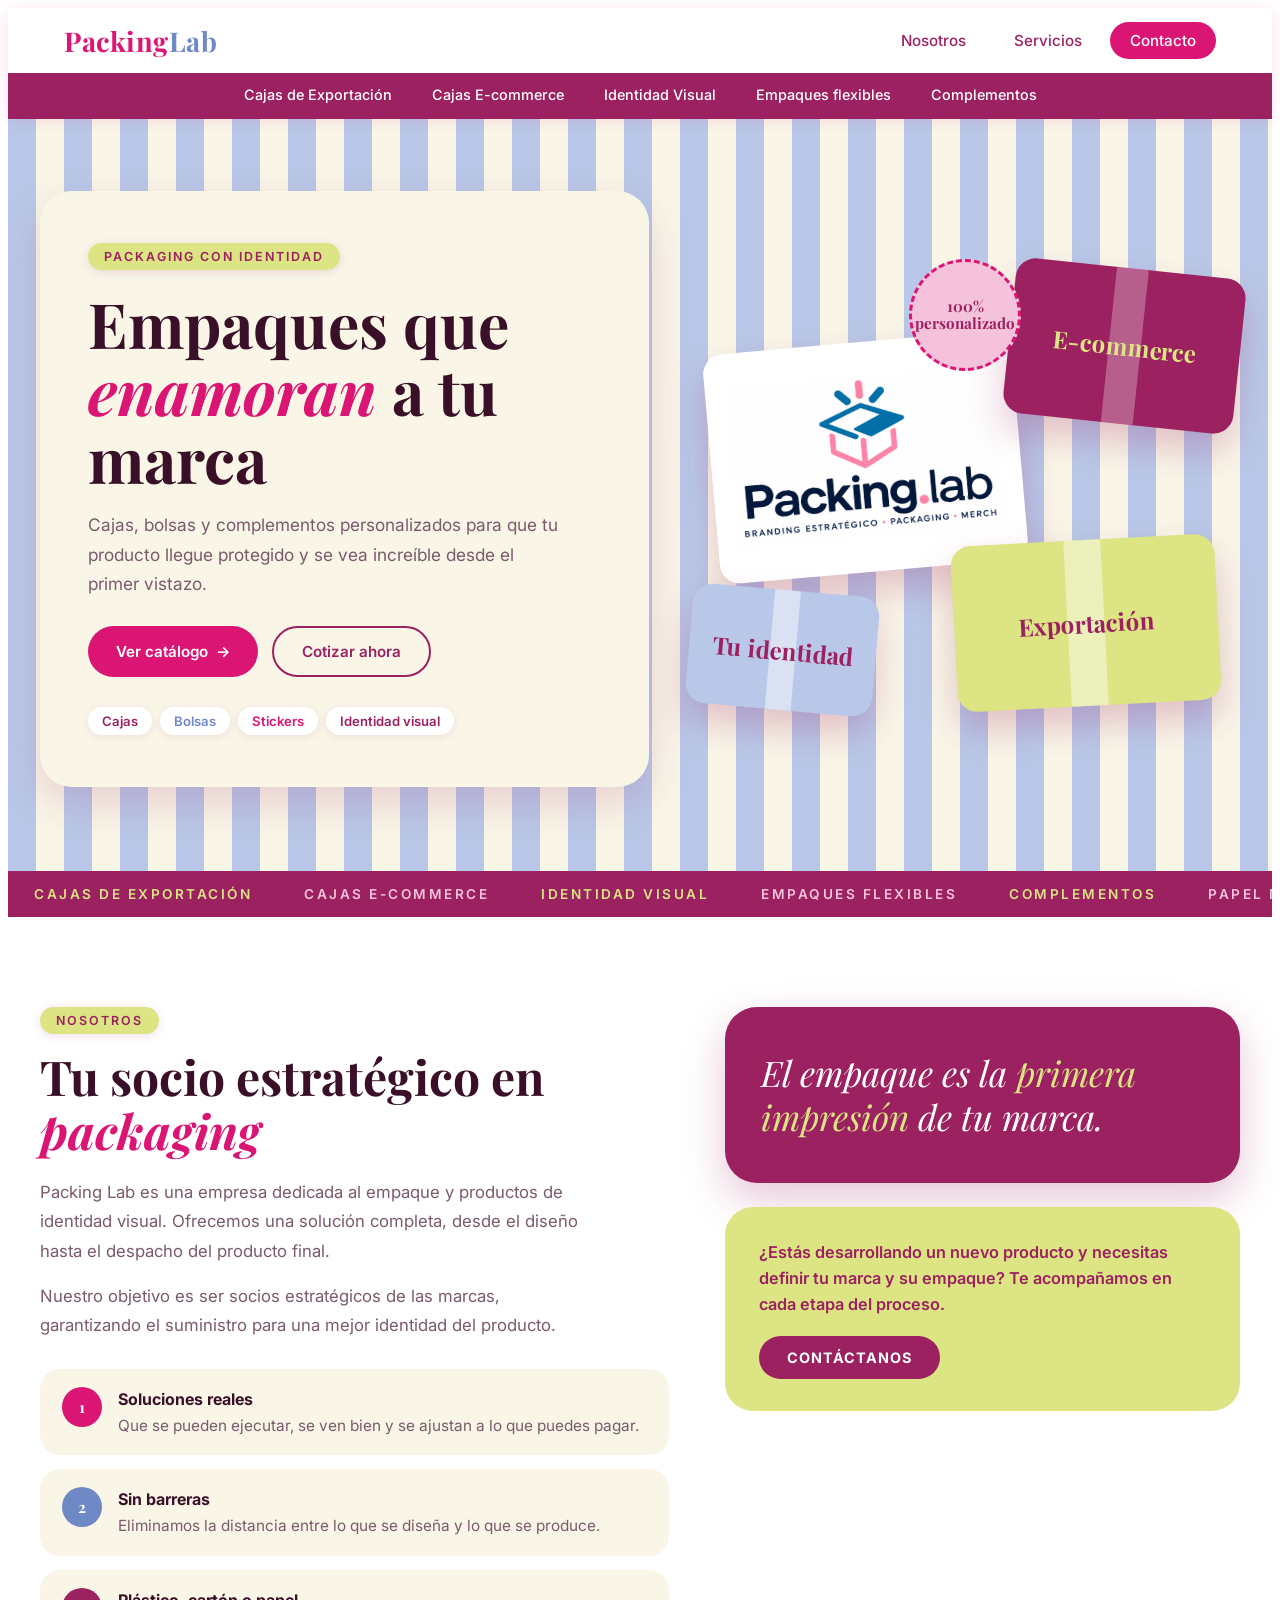
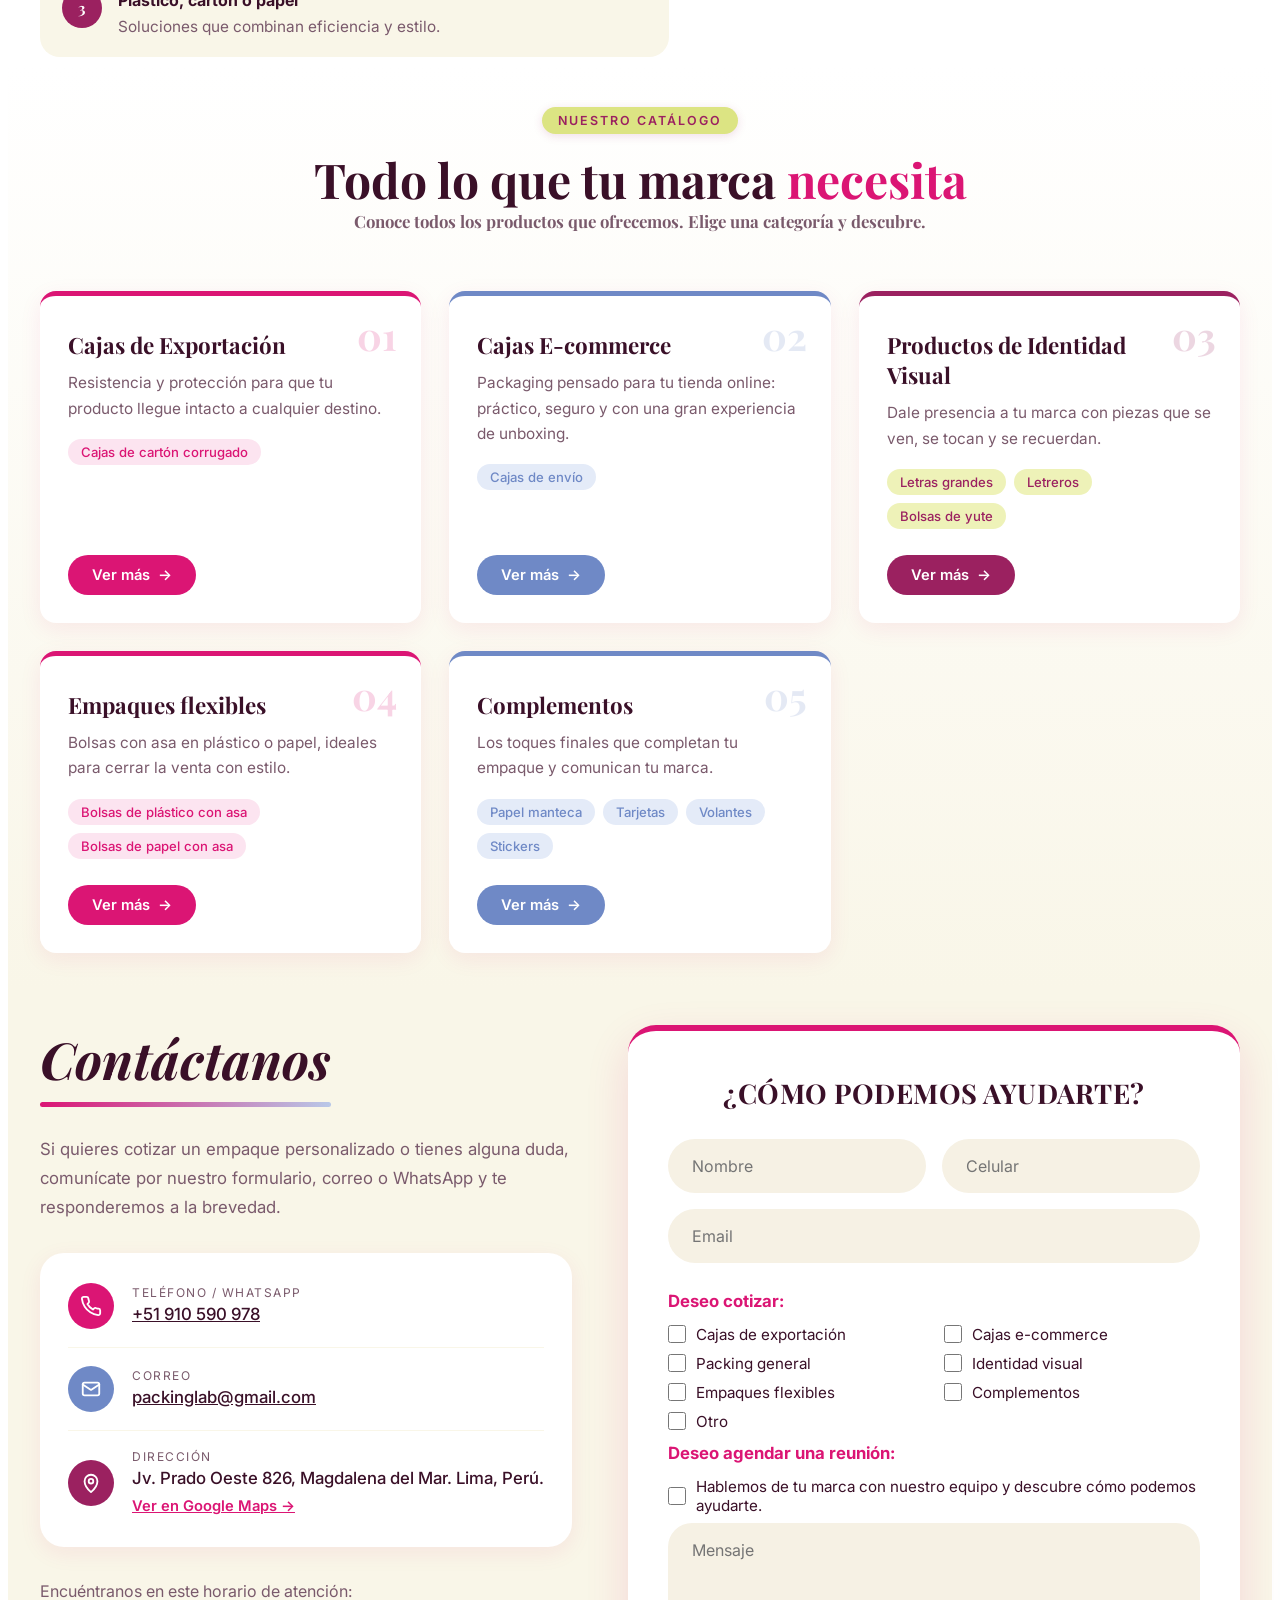
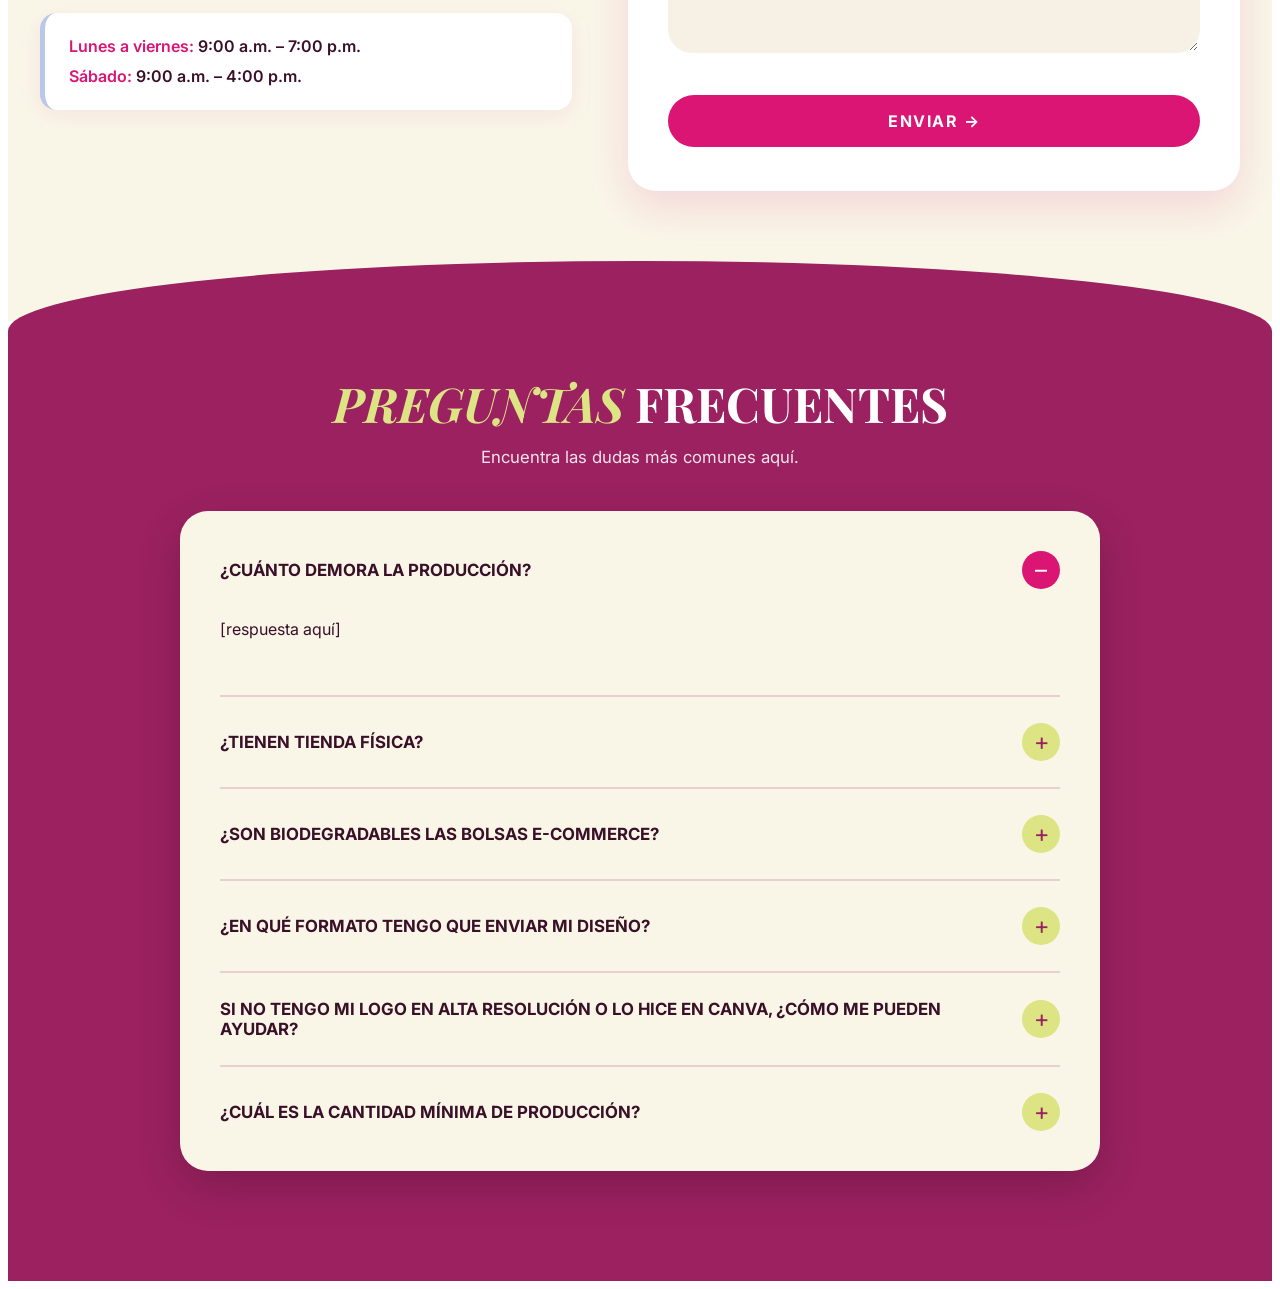
<file: assets/paginas/index.html>
<!DOCTYPE html>
<html lang="en">
<head>

  <meta charset="utf-8">
  <meta http-equiv="X-UA-Compatible" content="IE=edge">
  <meta name="viewport" content="width=device-width, initial-scale=1">
  <title>Empredimiento</title>

  <link rel="stylesheet" href="../css/styles.css">

</head>
<body>

<!-- ============ HEADER ============ -->
<header class="pl-header">
  <div class="pl-topbar">
    <a href="index.html" class="pl-logo">Packing <span>Lab</span></a>
    <nav class="pl-topnav" aria-label="Principal">
      <a href="#nosotros">Nosotros</a>
      <a href="#catalogo">Servicios</a>
      <a href="#contact-section" class="pl-cta">Contacto</a>
    </nav>
  </div>
  <nav class="pl-subnav" aria-label="Categorías">
    <ul>
      <li><a href="cajas.html">Cajas de Exportación</a></li>
      <li><a href="cajase.html">Cajas E-commerce</a></li>
      <li><a href="productos.html">Identidad Visual</a></li>
      <li><a href="empaquesflexibles.html">Empaques flexibles</a></li>
      <li><a href="Complementos.html">Complementos</a></li>
    </ul>
  </nav>
</header>
<!-- ============ FIN HEADER ============ -->

<div id="wrapper">

  <!-- ============ HERO ============ -->
  <section id="wrapper" class="pl-banner">
    <div class="pl-banner-inner">

      <div class="pl-banner-copy">
        <span class="pl-eyebrow">Packaging con identidad</span>
        <h1>Empaques que <em>enamoran</em> a tu marca</h1>
        <p>Cajas, bolsas y complementos personalizados para que tu producto llegue protegido y se vea increíble desde el primer vistazo.</p>

        <div class="pl-banner-actions">
          <a href="#catalogo" class="pl-banner-btn primary">Ver catálogo <span aria-hidden="true">→</span></a>
          <a href="#contact-section" class="pl-banner-btn ghost">Cotizar ahora</a>
        </div>

        <ul class="pl-chips">
          <li>Cajas</li>
          <li>Bolsas</li>
          <li>Stickers</li>
          <li>Identidad visual</li>
        </ul>
      </div>

      <div class="pl-banner-art" aria-hidden="true">
        <div class="pl-sticker">100%<br>personalizado</div>
        <div class="pl-box b1 pl-box-logo"><img src="../images/logo.jpeg" alt="Packing Lab"></div>
        <div class="pl-box b2"><span>E-commerce</span></div>
        <div class="pl-box b3"><span>Exportación</span></div>
        <div class="pl-box b4"><span>Tu identidad</span></div>
      </div>

    </div>
  </section>

  <div class="pl-marquee" aria-hidden="true">
    <div class="pl-marquee-track">
      <span>Cajas de exportación</span><span>Cajas e-commerce</span><span>Identidad visual</span><span>Empaques flexibles</span><span>Complementos</span><span>Papel manteca</span><span>Stickers</span>
      <span>Cajas de exportación</span><span>Cajas e-commerce</span><span>Identidad visual</span><span>Empaques flexibles</span><span>Complementos</span><span>Papel manteca</span><span>Stickers</span>
    </div>
  </div>
  <!-- ============ FIN HERO ============ -->
  
  <!-- ============ NOSOTROS ============ -->
<section id="nosotros" class="pl-about">
  <div class="pl-about-inner">

    <div class="pl-about-copy">
      <span class="pl-eyebrow">Nosotros</span>
      <h2>Tu socio estratégico en <em>packaging</em></h2>
      <p>Packing Lab es una empresa dedicada al empaque y productos de identidad visual. Ofrecemos una solución completa, desde el diseño hasta el despacho del producto final.</p>
      <p>Nuestro objetivo es ser socios estratégicos de las marcas, garantizando el suministro para una mejor identidad del producto.</p>

      <ul class="pl-pillars">
        <li>
          <span class="dot">1</span>
          <div><b>Soluciones reales</b>Que se pueden ejecutar, se ven bien y se ajustan a lo que puedes pagar.</div>
        </li>
        <li>
          <span class="dot">2</span>
          <div><b>Sin barreras</b>Eliminamos la distancia entre lo que se diseña y lo que se produce.</div>
        </li>
        <li>
          <span class="dot">3</span>
          <div><b>Plástico, cartón o papel</b>Soluciones que combinan eficiencia y estilo.</div>
        </li>
      </ul>
    </div>

    <div class="pl-about-side">
      <div class="pl-quote">El empaque es la <em>primera impresión</em> de tu marca.</div>
      <div class="pl-help">
        <p>¿Estás desarrollando un nuevo producto y necesitas definir tu marca y su empaque? Te acompañamos en cada etapa del proceso.</p>
        <a href="#contact-section">Contáctanos</a>
      </div>
    </div>

  </div>
</section>
<!-- ============ FIN NOSOTROS ============ -->

<!-- ============ CATÁLOGO ============ -->
<section id="catalogo" class="pl-catalog">
  <div class="pl-catalog-inner">

    <div class="pl-catalog-head">
      <span class="pl-eyebrow">Nuestro catálogo</span>
      <h2>Todo lo que tu marca <em>necesita</em>
      <p>Conoce todos los productos que ofrecemos. Elige una categoría y descubre.</p>
    </div>

    <div class="pl-grid">

      <article class="pl-card">
        <span class="pl-num">01</span>
        <h3>Cajas de Exportación</h3>
        <p>Resistencia y protección para que tu producto llegue intacto a cualquier destino.</p>
        <ul class="pl-tags"><li>Cajas de cartón corrugado</li></ul>
        <a href="cajas.html" class="pl-btn">Ver más <span aria-hidden="true">→</span></a>
      </article>

      <article class="pl-card">
        <span class="pl-num">02</span>
        <h3>Cajas E-commerce</h3>
        <p>Packaging pensado para tu tienda online: práctico, seguro y con una gran experiencia de unboxing.</p>
        <ul class="pl-tags"><li>Cajas de envío</li></ul>
        <a href="cajase.html" class="pl-btn">Ver más <span aria-hidden="true">→</span></a>
      </article>

      <article class="pl-card">
        <span class="pl-num">03</span>
        <h3>Productos de Identidad Visual</h3>
        <p>Dale presencia a tu marca con piezas que se ven, se tocan y se recuerdan.</p>
        <ul class="pl-tags">
          <li>Letras grandes</li>
          <li>Letreros</li>
          <li>Bolsas de yute</li>
        </ul>
        <a href="productos.html" class="pl-btn">Ver más <span aria-hidden="true">→</span></a>
      </article>

      <article class="pl-card">
        <span class="pl-num">04</span>
        <h3>Empaques flexibles</h3>
        <p>Bolsas con asa en plástico o papel, ideales para cerrar la venta con estilo.</p>
        <ul class="pl-tags">
          <li>Bolsas de plástico con asa</li>
          <li>Bolsas de papel con asa</li>
          
        </ul>
        <a href="empaquesflexibles.html" class="pl-btn">Ver más <span aria-hidden="true">→</span></a>
      </article>

      <article class="pl-card">
        <span class="pl-num">05</span>
        <h3>Complementos</h3>
        <p>Los toques finales que completan tu empaque y comunican tu marca.</p>
        <ul class="pl-tags">
          <li>Papel manteca</li>
          <li>Tarjetas</li>
          <li>Volantes</li>
          <li>Stickers</li>
        </ul>
        <a href="Complementos.html" class="pl-btn">Ver más <span aria-hidden="true">→</span></a>
      </article>

    </div>
  </div>
</section>
<!-- ============ FIN DE CATALOGO ============ -->

<!-- ============ CONTACTO ============ -->
<section id="contact-section" class="pl-contact">
  <div class="pl-contact-inner">
    <div>
      <h2>Contáctanos</h2>
      <p class="pl-contact-lead">Si quieres cotizar un empaque personalizado o tienes alguna duda, comunícate por nuestro formulario, correo o WhatsApp y te responderemos a la brevedad.</p>

      <div class="pl-info">
        <div class="pl-info-item">
          <span class="pl-ico"><svg viewBox="0 0 24 24"><path d="M22 16.9v3a2 2 0 0 1-2.2 2 19.8 19.8 0 0 1-8.6-3.1 19.5 19.5 0 0 1-6-6A19.8 19.8 0 0 1 2.1 4.2 2 2 0 0 1 4.1 2h3a2 2 0 0 1 2 1.7c.1 1 .4 1.9.7 2.8a2 2 0 0 1-.5 2.1L8.1 9.9a16 16 0 0 0 6 6l1.3-1.3a2 2 0 0 1 2.1-.4c.9.3 1.8.6 2.8.7a2 2 0 0 1 1.7 2z"/></svg></span>
          <div>
            <small>Teléfono / WhatsApp</small>
            <a href="https://wa.me/51910590978" target="_blank" rel="noopener">+51 910 590 978</a>
          </div>
        </div>

        <div class="pl-info-item">
          <span class="pl-ico"><svg viewBox="0 0 24 24"><rect x="3" y="5" width="18" height="14" rx="2"/><path d="m3 7 9 6 9-6"/></svg></span>
          <div>
            <small>Correo</small>
            <a href="mailto:packinglab@gmail.com">packinglab@gmail.com</a>
          </div>
        </div>

        <div class="pl-info-item">
          <span class="pl-ico"><svg viewBox="0 0 24 24"><path d="M12 22s7-6.2 7-12a7 7 0 1 0-14 0c0 5.8 7 12 7 12z"/><circle cx="12" cy="10" r="2.5"/></svg></span>
          <div>
            <small>Dirección</small>
            <span class="pl-val">Jv. Prado Oeste 826, Magdalena del Mar. Lima, Perú.</span><br>
            <a class="pl-maps-link" href="https://www.google.com/maps/place/Javier+Prado+Oeste/@-12.0930747,-77.0619349,17z/data=!3m1!4b1!4m6!3m5!1s0x9105c9ac7d5c8ea5:0xcc78ac7f62768bf2!8m2!3d-12.09308!4d-77.05936!16s%2Fg%2F11vy6wgp__?entry=ttu&g_ep=EgoyMDI2MTAyNy4wIKXMDSoASAFQAw%3D%3D" target="_blank" rel="noopener">Ver en Google Maps →</a>
          </div>
        </div>
      </div>

      <p class="pl-hours-label">Encuéntranos en este horario de atención:</p>
      <div class="pl-hours">
        <p><span>Lunes a viernes:</span> 9:00 a.m. – 7:00 p.m.<br>
           <span>Sábado:</span> 9:00 a.m. – 4:00 p.m.</p>
      </div>
    </div>

    <div class="pl-form-card">
      <h3>¿Cómo podemos ayudarte?</h3>

      <form action="https://formspree.io/f/mqpqnnpz" method="POST">
        <input type="hidden" name="_subject" value="Nueva consulta desde la web - Packing Lab">
        <input type="text" name="_gotcha" class="pl-hp" tabindex="-1" autocomplete="off" aria-hidden="true">

        <div class="pl-row">
          <input type="text" name="nombre" placeholder="Nombre" required>
          <input type="tel" name="celular" placeholder="Celular">
        </div>
        <input type="email" name="email" placeholder="Email" required>

        <fieldset>
          <legend>Deseo cotizar:</legend>
          <div class="pl-checks">
            <label class="pl-check"><input type="checkbox" name="cotizar" value="Cajas de exportación"> Cajas de exportación</label>
            <label class="pl-check"><input type="checkbox" name="cotizar" value="Cajas e-commerce"> Cajas e-commerce</label>
            <label class="pl-check"><input type="checkbox" name="cotizar" value="Packing general"> Packing general</label>
            <label class="pl-check"><input type="checkbox" name="cotizar" value="Identidad visual"> Identidad visual</label>
            <label class="pl-check"><input type="checkbox" name="cotizar" value="Empaques flexibles"> Empaques flexibles</label>
            <label class="pl-check"><input type="checkbox" name="cotizar" value="Complementos"> Complementos</label>
            <label class="pl-check"><input type="checkbox" name="cotizar" value="Otro"> Otro</label>
          </div>
        </fieldset>

        <fieldset>
          <legend>Deseo agendar una reunión:</legend>
          <label class="pl-check"><input type="checkbox" name="reunion" value="Sí"> Hablemos de tu marca con nuestro equipo y descubre cómo podemos ayudarte.</label>
        </fieldset>

        <textarea name="message" placeholder="Mensaje" required></textarea>

        <button type="submit" class="pl-submit">Enviar →</button>
      </form>
    </div>

  </div>
</section>
<!-- ============ FIN CONTACTO ============ -->


<!-- ============ PREGUNTAS FRECUENTES ============ -->
<section id="faq" class="pl-faq">
  <div class="pl-faq-inner">
    <div class="pl-faq-head">
      <h2><em>Preguntas</em> frecuentes</h2>
      <p>Encuentra las dudas más comunes aquí.</p>
    </div>

    <div class="pl-faq-list">

      <details name="faq" open>
        <summary>¿Cuánto demora la producción?</summary>
        <div class="pl-faq-body">
          <div class="pl-faq-body"><p>[respuesta aquí]</p></div>
          <!-- <ul>
            <li>Los productos en stock se pueden entregar al día siguiente de la compra.</li>
            <li>En productos de imprenta en papel, los tiempos de entrega oscilan entre los 3 y 15 días hábiles.</li>
            <li>En producciones de plásticos flexibles, los tiempos de entrega oscilan entre los 30 y 60 días hábiles.</li>
            <li>En estampados con serigrafía, los tiempos de entrega oscilan entre los 10 y 15 días.</li>
          </ul> -->
        </div>
      </details>

      <details name="faq">
        <summary>¿Tienen tienda física?</summary>
        <div class="pl-faq-body"><p>[respuesta aquí]</p></div>
      </details>

      <details name="faq">
        <summary>¿Son biodegradables las bolsas e-commerce?</summary>
        <div class="pl-faq-body"><p>respuesta aquí]</p></div>
      </details>

      <details name="faq">
        <summary>¿En qué formato tengo que enviar mi diseño?</summary>
        <div class="pl-faq-body"><p>[respuesta aquí]</p></div>
      </details>

      <details name="faq">
        <summary>Si no tengo mi logo en alta resolución o lo hice en Canva, ¿cómo me pueden ayudar?</summary>
        <div class="pl-faq-body"><p>[espuesta aquí]</p></div>
      </details>

      <details name="faq">
        <summary>¿Cuál es la cantidad mínima de producción?</summary>
        <div class="pl-faq-body"><p>[respuesta aquí]</p></div>
      </details>

    </div>
  </div>
</section>
<!-- ============ FIN FAQ ============ -->

  <!-- Back-to-top
  ================================================== -->
  <div class="back-to-top">
    <i class="fa fa-angle-up fa-3x"></i>
  </div> <!-- end back-to-top -->
  <script src="http://maps.google.com/maps/api/js?sensor=false"></script>

</body>
</html>
</file>
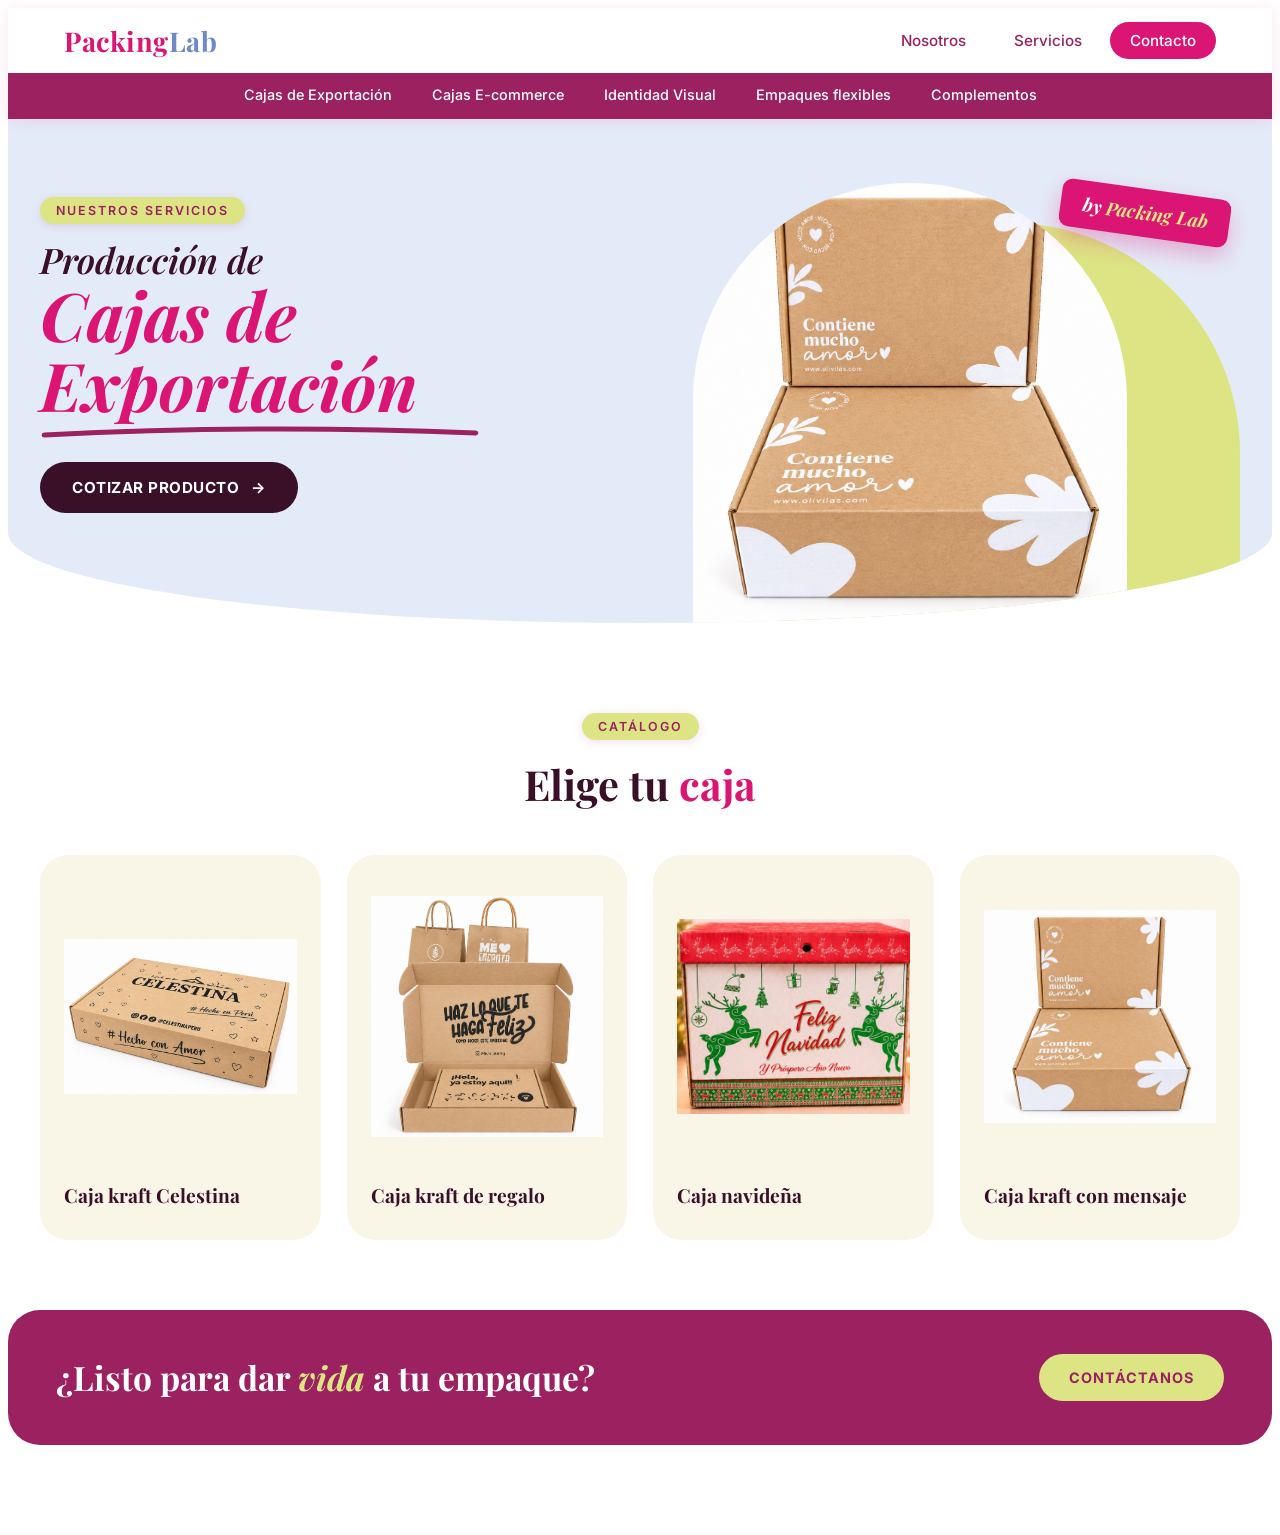
<file: assets/paginas/cajas.html>
<!DOCTYPE html>
<html lang="es">
<head>

  <meta charset="utf-8">
  <meta http-equiv="X-UA-Compatible" content="IE=edge">
  <meta name="viewport" content="width=device-width, initial-scale=1">
  <title>Empaques flexibles | Packing Lab</title>

  <link rel="stylesheet" href="../css/styles.css">

</head>
<body>

  <!-- ============ HEADER ============ -->
<header class="pl-header">
  <div class="pl-topbar">
    <a href="../paginas/index.html" class="pl-logo">Packing <span>Lab</span></a>
    <nav class="pl-topnav" aria-label="Principal">
      <a href="../paginas/index.html#nosotros">Nosotros</a>
      <a href="../paginas/index.html#catalogo">Servicios</a>
      <a href="../paginas/index.html#contact-section" class="pl-cta">Contacto</a>
    </nav>
  </div>
  <nav class="pl-subnav" aria-label="Categorías">
    <ul>
      <li><a href="../paginas/cajas.html">Cajas de Exportación</a></li>
      <li><a href="../paginas/cajase.html">Cajas E-commerce</a></li>
      <li><a href="../paginas/productos.html">Identidad Visual</a></li>
      <li><a href="../paginas/empaquesflexibles.html">Empaques flexibles</a></li>
      <li><a href="../paginas/Complementos.html">Complementos</a></li>
    </ul>
  </nav>
</header>
<!-- ============ FIN HEADER ============ -->

<div id="wrapper">

  <!-- ============ HERO DE SERVICIO ============ -->
  <section class="pl-svc-hero">
    <div class="pl-svc-inner">

      <div class="pl-svc-copy">
        <span class="pl-eyebrow">Nuestros servicios</span>
        <h1><small>Producción de</small><strong>Cajas de Exportación</strong></h1>
        <svg class="pl-swoosh" viewBox="0 0 400 14" preserveAspectRatio="none" aria-hidden="true"><path d="M4 9 Q 200 -2 396 7"/></svg>

        <!-- <p class="lead">Empaques que protegen y destacan tu marca.</p>
        <p class="desc">Doypacks, bolsas con asa reforzada, laminados, con zipper, pouches, entre otros productos resistentes y diseñados a la medida.</p> -->

        <a href="../paginas/index.html#contact-section" class="pl-svc-cta">Cotizar producto <span aria-hidden="true">→</span></a>
      </div>

      <div class="pl-svc-art">
        <div class="pl-svc-tag">by <span>Packing Lab</span></div>
        <div class="pl-svc-img">
          <!-- Cambia la imagen: ../images/flexibles-hero.jpg -->
          <img src="../images/Caja kraft abierta con mensaje de amor.png" alt="Empaques flexibles Packing Lab" onerror="this.style.display='none'">
        </div>
      </div>

    </div>
  </section>
  <!-- ============ FIN HERO ============ -->


  <!-- ============ CATÁLOGO DE PRODUCTOS ============ -->
  <section id="catalogo" class="pl-products">
    <div class="pl-products-inner">

      <div class="pl-products-head">
        <span class="pl-eyebrow">Catálogo</span>
        <h2>Elige tu <em>caja</em></h2>
      </div>

      <div class="pl-pgrid">

        <article class="pl-pcard">
          <div class="pl-pimg"><img src="../images/Caja kraft Celestina con amor.png" alt="Doypack" onerror="this.style.display='none'"></div>
          <div class="pl-pbody">
            <h3>Caja kraft Celestina</h3>
            <!-- <p>Bolsas con base que se sostienen solas, ideales para alimentos y productos secos.</p> -->
          </div>
        </article>

        <article class="pl-pcard">
          <div class="pl-pimg"><img src="../images/Caja kraft de regalo con bolsas impresas.png" alt="Bolsas con zipper" onerror="this.style.display='none'"></div>
          <div class="pl-pbody">
            <h3>Caja kraft de regalo </h3>
            <!-- <p>Cierre reutilizable que mantiene tu producto fresco y protegido.</p> -->
          </div>
        </article>

        <article class="pl-pcard">
          <div class="pl-pimg"><img src="../images/Caja navideña.png" alt="Pouches laminados" onerror="this.style.display='none'"></div>
          <div class="pl-pbody">
            <h3>Caja navideña</h3>
            <!-- <p>Alta barrera y resistencia, diseñados a la medida de tu producto.</p> -->
          </div>
        </article>

        <article class="pl-pcard">
          <div class="pl-pimg"><img src="../images/Caja kraft abierta con mensaje de amor.png" alt="Bolsas con asa reforzada" onerror="this.style.display='none'"></div>
          <div class="pl-pbody">
            <h3>Caja kraft con mensaje</h3>
            <!-- <p>Alta barrera y resistencia, diseñados a la medida de tu producto.</p> -->
          </div>
        </article>

        <!-- Para agregar más productos, copia y pega un bloque <article class="pl-pcard">…</article> -->

      </div>
    </div>
  </section>
  <!-- ============ FIN CATÁLOGO ============ -->


  <!-- ============ BANDA FINAL ============ -->
  <div class="pl-band">
    <h2>¿Listo para dar <em>vida</em> a tu empaque?</h2>
    <a href="../paginas/index.html#contact-section">Contáctanos</a>
  </div>

</div>
</body>
</html>
</file>
<file: assets/css/styles.css>
/* Packing Lab - header + catálogo
   Cargar DESPUÉS de styles.css
   Paleta: Artivism Studio */
@import url('https://fonts.googleapis.com/css2?family=Playfair+Display:wght@600;700&family=Inter:wght@400;500;600&display=swap');

:root {
  /* Nombres originales conservados; los valores son la nueva paleta */
  --pl-blue: #DB1574;          /* rosa fucsia (principal) */
  --pl-blue-dark: #9B2160;     /* ciruela */
  --pl-light: #F9F6E8;         /* crema */
  --pl-magenta: #6F89C6;       /* periwinkle oscuro (secundario) */
  --pl-brown: #9B2160;         /* ciruela (3er acento) */
  --pl-ink: #3a1028;
  --pl-muted: #7a5a6c;
  --pl-radius: 16px;

  /* Colores extra de la paleta */
  --pl-pink: #F5C2DC;          /* rosa pastel */
  --pl-lime: #DCE483;          /* verde lima */
  --pl-sky: #B9C8E8;           /* periwinkle claro */
  --pl-plum: #9B2160;
}

/* ---------- HEADER ---------- */
.pl-header {
  position: sticky;
  top: 0;
  z-index: 1000;
  background: white;
  box-shadow: 0 2px 14px rgba(219, 21, 116, .12);
  font-family: 'Inter', Arial, sans-serif;
}
.pl-header * { box-sizing: border-box; }

.pl-topbar {
  max-width: 1200px;
  margin: 0 auto;
  padding: 14px 24px;
  display: flex;
  align-items: center;
  justify-content: space-between;
}
.pl-logo {
  font-family: 'Playfair Display', Georgia, serif;
  font-size: 1.7rem;
  font-weight: 700;
  color: var(--pl-blue);
  text-decoration: none;
  letter-spacing: .5px;
}
.pl-logo span { color: var(--pl-magenta); }

.pl-topnav { display: flex; gap: 8px; }
.pl-topnav a {
  padding: 9px 20px;
  border-radius: 999px;
  font-size: .95rem;
  font-weight: 500;
  color: var(--pl-plum);
  text-decoration: none;
  transition: background .2s, color .2s;
}
.pl-topnav a:hover { background: var(--pl-pink); }
.pl-topnav a.pl-cta { background: var(--pl-blue); color: #fff; }
.pl-topnav a.pl-cta:hover { background: var(--pl-blue-dark); }

.pl-subnav { background: var(--pl-plum); }
.pl-subnav ul {
  max-width: 1200px;
  margin: 0 auto;
  padding: 0 24px;
  list-style: none;
  display: flex;
  justify-content: center;
  gap: 4px;
  overflow-x: auto;
  white-space: nowrap;
}
.pl-subnav a {
  display: block;
  padding: 13px 18px;
  font-size: .9rem;
  font-weight: 500;
  color: #fff;
  text-decoration: none;
  border-bottom: 3px solid transparent;
  transition: background .2s, border-color .2s;
}
.pl-subnav a:hover {
  background: rgba(255, 255, 255, .12);
  border-bottom-color: var(--pl-lime);
}

/* ---------- CATÁLOGO ---------- */
.pl-catalog {
  background: linear-gradient(180deg, #fff 0%, var(--pl-light) 100%);
  padding: 90px 24px 100px;
  font-family: 'Inter', Arial, sans-serif;
}
.pl-catalog * { box-sizing: border-box; }
.pl-catalog-inner { max-width: 1200px; margin: 0 auto; }

.pl-catalog-head { text-align: center; max-width: 720px; margin: 0 auto 56px; }
.pl-eyebrow {
  display: inline-block;
  padding: 6px 16px;
  border-radius: 999px;
  background: var(--pl-lime);
  color: var(--pl-plum);
  font-size: .78rem;
  font-weight: 600;
  letter-spacing: 2px;
  text-transform: uppercase;
  box-shadow: 0 2px 10px rgba(155, 33, 96, .15);
}
.pl-catalog-head h2 {
  margin: 18px 0 14px;
  font-family: 'Playfair Display', Georgia, serif;
  font-size: clamp(2rem, 4.5vw, 3rem);
  line-height: 1.15;
  color: var(--pl-ink);
}
.pl-catalog-head h2 em { font-style: normal; color: var(--pl-blue); }
.pl-catalog-head p { margin: 0; color: var(--pl-muted); font-size: 1.05rem; line-height: 1.7; }

.pl-grid {
  display: grid;
  grid-template-columns: repeat(3, 1fr);
  gap: 28px;
}
.pl-card {
  --accent: var(--pl-blue);
  --tint: #FCE4F0;
  position: relative;
  display: flex;
  flex-direction: column;
  background: #fff;
  border-radius: var(--pl-radius);
  padding: 34px 28px 28px;
  border-top: 5px solid var(--accent);
  box-shadow: 0 6px 22px rgba(219, 21, 116, .08);
  transition: transform .25s, box-shadow .25s;
}
.pl-card:hover {
  transform: translateY(-6px);
  box-shadow: 0 16px 36px rgba(219, 21, 116, .18);
}
.pl-card:nth-child(3n+2) { --accent: var(--pl-magenta); --tint: #E4EBF8; }
.pl-card:nth-child(3n+3) { --accent: var(--pl-brown); --tint: #EEF2B8; }

.pl-num {
  position: absolute;
  top: 20px;
  right: 24px;
  font-family: 'Playfair Display', Georgia, serif;
  font-size: 2.4rem;
  font-weight: 700;
  color: var(--accent);
  opacity: .18;
  line-height: 1;
}
.pl-card h3 {
  margin: 0 0 10px;
  padding-right: 48px;
  font-family: 'Playfair Display', Georgia, serif;
  font-size: 1.4rem;
  color: var(--pl-ink);
}
.pl-card > p { margin: 0 0 18px; color: var(--pl-muted); font-size: .96rem; line-height: 1.65; }

.pl-tags { list-style: none; margin: 0 0 26px; padding: 0; display: flex; flex-wrap: wrap; gap: 8px; }
.pl-tags li {
  padding: 5px 13px;
  border-radius: 999px;
  background: var(--tint);
  color: var(--accent);
  font-size: .82rem;
  font-weight: 500;
}

.pl-btn {
  margin-top: auto;
  align-self: flex-start;
  display: inline-flex;
  align-items: center;
  gap: 8px;
  padding: 11px 24px;
  border-radius: 999px;
  background: var(--accent);
  color: #fff;
  font-size: .92rem;
  font-weight: 600;
  text-decoration: none;
  transition: gap .2s, filter .2s, box-shadow .2s;
}
.pl-btn:hover {
  gap: 14px;
  filter: brightness(1.08);
  color: #fff;
  box-shadow: 0 6px 16px rgba(0, 0, 0, .18);
}

@media (max-width: 992px) { .pl-grid { grid-template-columns: repeat(2, 1fr); } }
@media (max-width: 640px) {
  .pl-grid { grid-template-columns: 1fr; }
  .pl-topbar { flex-direction: column; gap: 10px; }
  .pl-subnav ul { justify-content: flex-start; }
  .pl-catalog { padding: 64px 18px 72px; }
}

html { scroll-padding-top: 125px; }
body { padding-top: 0 !important; }

.pl-hero {
  width: 100%;
  background: var(--pl-light);
  line-height: 0;
  overflow: hidden;
}
.pl-hero img {
  display: block;
  width: 100%;
  height: auto;
  max-height: 720px;
  object-fit: cover;
  object-position: center;
}

.pl-catalog {
  position: relative;
  background: linear-gradient(180deg, var(--pl-light) 0%, #fff 12%, var(--pl-light) 100%);
}

.pl-catalog h2,
.pl-catalog h3,
.pl-catalog p { text-transform: none; letter-spacing: normal; }
.pl-catalog h3 { font-weight: 700; margin-top: 0; }
.pl-catalog ul { margin-left: 0; }
.pl-catalog a.pl-btn,
.pl-catalog a.pl-btn:hover,
.pl-catalog a.pl-btn:focus { color: #fff; text-decoration: none; }
.pl-header a,
.pl-header a:hover,
.pl-header a:focus { text-decoration: none; }
.pl-header .pl-subnav a,
.pl-header .pl-subnav a:hover { color: #fff; }
.pl-header .pl-topnav a.pl-cta,
.pl-header .pl-topnav a.pl-cta:hover { color: #fff; }

@media (max-width: 640px) { html { scroll-padding-top: 150px; } }


/* CONTACTO y PREGUNTAS FRECUENTES*/
.pl-contact, .pl-faq { font-family: 'Inter', Arial, sans-serif; }
.pl-contact *, .pl-faq * { box-sizing: border-box; }


.pl-contact {
  background: var(--pl-light);
  padding: 90px 24px 130px;
}
.pl-contact-inner {
  max-width: 1200px;
  margin: 0 auto;
  display: grid;
  grid-template-columns: 1fr 1.15fr;
  gap: 56px;
  align-items: start;
}
.pl-contact h2 {
  position: relative;
  display: inline-block;
  margin: 0 0 28px;
  padding-bottom: 14px;
  font-family: 'Playfair Display', Georgia, serif;
  font-size: clamp(2.2rem, 4.5vw, 3.2rem);
  font-style: italic;
  text-transform: none;
  color: var(--pl-ink);
}
.pl-contact h2::after {
  content: "";
  position: absolute;
  left: 0; bottom: 0;
  width: 100%; height: 5px;
  border-radius: 999px;
  background: linear-gradient(90deg, var(--pl-blue), var(--pl-sky));
}
.pl-contact-lead { margin: 0 0 30px; color: var(--pl-muted); font-size: 1.05rem; line-height: 1.75; }

.pl-info {
  background: #fff;
  border-radius: 24px;
  padding: 12px 28px;
  box-shadow: 0 6px 22px rgba(219, 21, 116, .08);
}
.pl-info-item {
  display: flex;
  align-items: center;
  gap: 18px;
  padding: 18px 0;
  border-bottom: 1px solid var(--pl-light);
}
.pl-info-item:last-child { border-bottom: 0; }
.pl-ico {
  flex: 0 0 46px;
  width: 46px; height: 46px;
  border-radius: 50%;
  background: var(--pl-blue);
  display: flex; align-items: center; justify-content: center;
}
.pl-info-item:nth-child(2) .pl-ico { background: var(--pl-magenta); }
.pl-info-item:nth-child(3) .pl-ico { background: var(--pl-brown); }
.pl-ico svg { width: 22px; height: 22px; fill: none; stroke: #fff; stroke-width: 2; stroke-linecap: round; stroke-linejoin: round; }
.pl-info-item small { display: block; font-size: .75rem; letter-spacing: 1.5px; text-transform: uppercase; color: var(--pl-muted); margin-bottom: 2px; }
.pl-info-item a, .pl-info-item span.pl-val { color: var(--pl-ink); font-size: 1.05rem; font-weight: 500; line-height: 1.5; }
.pl-info-item a:hover { color: var(--pl-blue); }
.pl-maps-link { display: inline-block; margin-top: 4px; color: var(--pl-blue) !important; font-size: .92rem !important; font-weight: 600 !important; }

.pl-hours-label { margin: 34px 0 12px; color: var(--pl-muted); font-size: 1rem; }
.pl-hours {
  background: #fff;
  border-left: 5px solid var(--pl-sky);
  border-radius: 16px;
  padding: 18px 24px;
  box-shadow: 0 6px 22px rgba(219, 21, 116, .08);
}
.pl-hours p { margin: 0; color: var(--pl-ink); font-weight: 600; line-height: 1.9; }
.pl-hours p span { color: var(--pl-blue); }

/* ---------- Formulario ---------- */
.pl-form-card {
  background: #fff;
  border-radius: 28px;
  padding: 44px 40px;
  box-shadow: 0 16px 44px rgba(219, 21, 116, .14);
  border-top: 6px solid var(--pl-blue);
}
.pl-form-card h3 {
  margin: 0 0 28px;
  text-align: center;
  font-family: 'Playfair Display', Georgia, serif;
  font-size: 1.7rem;
  text-transform: uppercase;
  letter-spacing: .5px;
  color: var(--pl-ink);
}
.pl-row { display: grid; grid-template-columns: 1fr 1fr; gap: 16px; }
.pl-form-card input[type="text"],
.pl-form-card input[type="email"],
.pl-form-card input[type="tel"],
.pl-form-card textarea {
  width: 100%;
  height: auto;
  margin: 0 0 16px;
  padding: 15px 22px;
  border: 2px solid transparent;
  border-radius: 999px;
  background: #f6f1e4;
  color: var(--pl-ink);
  font: 400 1rem 'Inter', Arial, sans-serif;
  box-shadow: none;
  outline: 0;
  transition: border-color .2s, background .2s;
}
.pl-form-card textarea { border-radius: 24px; min-height: 130px; resize: vertical; }
.pl-form-card input:focus, .pl-form-card textarea:focus { border-color: var(--pl-blue); background: #fff; }

.pl-form-card fieldset { border: 0; margin: 12px 0 8px; padding: 0; }
.pl-form-card legend {
  margin-bottom: 14px; padding: 0;
  font-size: 1.05rem; font-weight: 700; color: var(--pl-blue);
}
.pl-checks { display: grid; grid-template-columns: 1fr 1fr; gap: 10px 20px; }
.pl-check { display: flex; align-items: center; gap: 10px; margin: 0; font-size: .95rem; font-weight: 400; color: var(--pl-ink); cursor: pointer; }
.pl-check input { width: 18px; height: 18px; margin: 0; accent-color: var(--pl-blue); flex: 0 0 auto; }

.pl-submit {
  width: 100%;
  margin-top: 22px;
  padding: 16px 24px;
  border: 0;
  border-radius: 999px;
  background: var(--pl-blue);
  color: #fff;
  font: 700 1rem 'Inter', Arial, sans-serif;
  letter-spacing: 1.5px;
  text-transform: uppercase;
  cursor: pointer;
  transition: background .2s, transform .2s, box-shadow .2s;
}
.pl-submit:hover { background: var(--pl-plum); transform: translateY(-2px); box-shadow: 0 10px 22px rgba(155, 33, 96, .3); }
.pl-hp { position: absolute; left: -9999px; }

/* ---------- FAQ ---------- */
.pl-faq {
  position: relative;
  margin-top: -60px;
  padding: 110px 24px 110px;
  background: var(--pl-plum);
  border-radius: 50% 50% 0 0 / 70px 70px 0 0;
  color: #fff;
}
.pl-faq-inner { max-width: 920px; margin: 0 auto; }
.pl-faq-head { text-align: center; margin-bottom: 44px; }
.pl-faq-head h2 {
  margin: 0 0 12px;
  font-family: 'Playfair Display', Georgia, serif;
  font-size: clamp(2rem, 4.5vw, 3rem);
  text-transform: uppercase;
  color: #fff;
}
.pl-faq-head h2 em { color: var(--pl-lime); }
.pl-faq-head p { margin: 0; color: rgba(255,255,255,.88); font-size: 1.05rem; }

.pl-faq-list { background: var(--pl-light); border-radius: 28px; padding: 14px 40px; box-shadow: 0 16px 44px rgba(0, 0, 0, .18); }
.pl-faq-list details { border-bottom: 2px solid rgba(155, 33, 96, .18); }
.pl-faq-list details:last-child { border-bottom: 0; }
.pl-faq-list summary {
  display: flex;
  align-items: center;
  justify-content: space-between;
  gap: 20px;
  padding: 26px 0;
  list-style: none;
  cursor: pointer;
  font-size: 1.05rem;
  font-weight: 700;
  text-transform: uppercase;
  color: var(--pl-ink);
}
.pl-faq-list summary::-webkit-details-marker { display: none; }
.pl-faq-list summary::after {
  content: "+";
  flex: 0 0 38px;
  width: 38px; height: 38px;
  border-radius: 50%;
  background: var(--pl-lime);
  color: var(--pl-plum);
  display: flex; align-items: center; justify-content: center;
  font-size: 1.5rem; font-weight: 400; line-height: 1;
  transition: background .2s, color .2s;
}
.pl-faq-list details[open] summary::after { content: "–"; background: var(--pl-blue); color: #fff; }
.pl-faq-list summary:hover { color: var(--pl-blue); }
.pl-faq-body { padding: 0 0 26px; color: var(--pl-ink); line-height: 1.8; }
.pl-faq-body ul { margin: 0; padding-left: 22px; }
.pl-faq-body p { margin: 0; text-transform: none; letter-spacing: normal; }

@media (max-width: 900px) {
  .pl-contact-inner { grid-template-columns: 1fr; gap: 40px; }
}
@media (max-width: 560px) {
  .pl-row, .pl-checks { grid-template-columns: 1fr; }
  .pl-form-card { padding: 32px 22px; }
  .pl-faq-list { padding: 8px 22px; }
  .pl-faq-list summary { font-size: .95rem; }
}
/* ============ HERO (pegar al final de styles.css) ============ */
.pl-banner {
  position: relative;
  padding: 72px 24px 84px;
  background: repeating-linear-gradient(90deg, var(--pl-sky) 0 28px, var(--pl-light) 28px 56px);
  font-family: 'Inter', Arial, sans-serif;
  overflow: hidden;
}
.pl-banner * { box-sizing: border-box; }
.pl-banner-inner {
  max-width: 1200px;
  margin: 0 auto;
  display: grid;
  grid-template-columns: 1.05fr .95fr;
  gap: 40px;
  align-items: center;
}

/* ---- Texto ---- */
.pl-banner-copy {
  background: var(--pl-light);
  border-radius: 32px;
  padding: 52px 48px;
  box-shadow: 0 16px 44px rgba(155, 33, 96, .18);
}
.pl-banner-copy .pl-eyebrow { background: var(--pl-lime); }
.pl-banner-copy h1 {
  margin: 20px 0 18px;
  font-family: 'Playfair Display', Georgia, serif;
  font-size: clamp(2.3rem, 5.2vw, 3.9rem);
  line-height: 1.08;
  text-transform: none;
  letter-spacing: normal;
  color: var(--pl-ink);
}
.pl-banner-copy h1 em { font-style: italic; color: var(--pl-blue); }
.pl-banner-copy > p {
  margin: 0 0 28px;
  max-width: 480px;
  color: var(--pl-muted);
  font-size: 1.08rem;
  line-height: 1.7;
  text-transform: none;
  letter-spacing: normal;
}
.pl-banner-actions { display: flex; flex-wrap: wrap; gap: 14px; margin-bottom: 30px; }
.pl-banner-btn {
  display: inline-flex;
  align-items: center;
  gap: 8px;
  padding: 14px 28px;
  border-radius: 999px;
  font-size: .95rem;
  font-weight: 600;
  text-decoration: none;
  transition: transform .2s, box-shadow .2s, background .2s, color .2s;
}
.pl-banner-btn.primary { background: var(--pl-blue); color: #fff; }
.pl-banner-btn.primary:hover { background: var(--pl-plum); color: #fff; transform: translateY(-2px); box-shadow: 0 10px 22px rgba(155, 33, 96, .3); }
.pl-banner-btn.ghost { border: 2px solid var(--pl-plum); color: var(--pl-plum); }
.pl-banner-btn.ghost:hover { background: var(--pl-plum); color: #fff; }

.pl-chips { list-style: none; margin: 0; padding: 0; display: flex; flex-wrap: wrap; gap: 8px; }
.pl-chips li {
  padding: 6px 14px;
  border-radius: 999px;
  background: #fff;
  color: var(--pl-plum);
  font-size: .82rem;
  font-weight: 600;
  box-shadow: 0 2px 8px rgba(155, 33, 96, .1);
}
.pl-chips li:nth-child(2) { color: var(--pl-magenta); }
.pl-chips li:nth-child(3) { color: var(--pl-blue); }

/* ---- Cajas decorativas ---- */
.pl-banner-art { position: relative; height: 460px; }
.pl-box {
  --r: 0deg;
  position: absolute;
  display: flex;
  align-items: center;
  justify-content: center;
  border-radius: 20px;
  font-family: 'Playfair Display', Georgia, serif;
  font-weight: 700;
  font-size: clamp(1rem, 2vw, 1.5rem);
  text-align: center;
  line-height: 1.1;
  box-shadow: 0 18px 36px rgba(155, 33, 96, .25);
  transform: rotate(var(--r));
  animation: pl-float 6s ease-in-out infinite;
  animation-delay: var(--d, 0s);
}
.pl-box::before {            /* cinta de la caja */
  content: "";
  position: absolute;
  top: 0; bottom: 0; left: 50%;
  width: 14%;
  transform: translateX(-50%);
  background: rgba(255, 255, 255, .28);
  border-radius: 2px;
}
.pl-box span { position: relative; z-index: 1; padding: 0 10px; }
.pl-box.b1 { --r: -5deg; --d: 0s;   left: 4%;  top: 18%;   width: 56%; height: 50%; background: var(--pl-blue);  color: #fff; font-size: clamp(1.3rem, 2.6vw, 2rem); }
.pl-box.b2 { --r: 6deg;  --d: -1.5s; right: 0;  top: 2%;    width: 42%; height: 34%; background: var(--pl-plum);  color: var(--pl-lime); }
.pl-box.b3 { --r: -3deg; --d: -3s;   right: 4%; bottom: 3%; width: 48%; height: 36%; background: var(--pl-lime);  color: var(--pl-plum); }
.pl-box.b4 { --r: 5deg;  --d: -4.5s; left: 0;   bottom: 2%; width: 34%; height: 26%; background: var(--pl-sky);   color: var(--pl-plum); }
.pl-box.b3::before, .pl-box.b4::before { background: rgba(255, 255, 255, .45); }

.pl-sticker {
  position: absolute;
  left: 40%; top: 0;
  width: 112px; height: 112px;
  border-radius: 50%;
  background: var(--pl-pink);
  border: 3px dashed var(--pl-blue);
  display: flex; align-items: center; justify-content: center;
  text-align: center;
  font-family: 'Playfair Display', Georgia, serif;
  font-weight: 700;
  font-size: .95rem;
  line-height: 1.15;
  color: var(--pl-plum);
  z-index: 2;
  animation: pl-spin 22s linear infinite;
}

@keyframes pl-float {
  0%, 100% { transform: rotate(var(--r)) translateY(0); }
  50%      { transform: rotate(var(--r)) translateY(-14px); }
}
@keyframes pl-spin { to { transform: rotate(360deg); } }

/* ---- Cinta deslizante ---- */
.pl-marquee {
  background: var(--pl-plum);
  color: var(--pl-lime);
  overflow: hidden;
  font-family: 'Inter', Arial, sans-serif;
}
.pl-marquee-track {
  display: flex;
  width: max-content;
  animation: pl-scroll 32s linear infinite;
}
.pl-marquee-track span {
  padding: 15px 26px;
  font-size: .85rem;
  font-weight: 600;
  letter-spacing: 2.5px;
  text-transform: uppercase;
  white-space: nowrap;
}
.pl-marquee-track span:nth-child(even) { color: var(--pl-pink); }
@keyframes pl-scroll { to { transform: translateX(-50%); } }

@media (max-width: 900px) {
  .pl-banner-inner { grid-template-columns: 1fr; }
  .pl-banner-art { height: 360px; }
}
@media (max-width: 560px) {
  .pl-banner { padding: 40px 16px 56px; }
  .pl-banner-copy { padding: 34px 22px; }
  .pl-banner-art { height: 320px; }
  .pl-sticker { width: 88px; height: 88px; font-size: .78rem; }
}
@media (prefers-reduced-motion: reduce) {
  .pl-box, .pl-sticker, .pl-marquee-track { animation: none; }
}
/* ============ AJUSTES (pegar AL FINAL de styles.css) ============ */

/* ---- Logo en el header ---- */
.pl-logo { display: flex; align-items: center; }
.pl-logo img { display: block; height: 62px; width: auto; }
html { scroll-padding-top: 150px; }
@media (max-width: 640px) {
  .pl-logo img { height: 52px; }
  html { scroll-padding-top: 175px; }
}

/* ---- Tarjeta con logo en el hero ---- */
.pl-box.pl-box-logo {
  background: #fff;
  padding: 16px 20px;
}
.pl-box.pl-box-logo::before { display: none; }   /* sin cinta */
.pl-box.pl-box-logo img {
  display: block;
  max-width: 100%;
  max-height: 100%;
  object-fit: contain;
}

/* ---- Menos espacio entre CATÁLOGO y CONTACTO ---- */
.pl-catalog { padding-bottom: 36px; }
.pl-contact { padding-top: 36px; }
@media (max-width: 640px) {
  .pl-catalog { padding-bottom: 24px; }
  .pl-contact { padding-top: 24px; }
}

/* ============ PÁGINA DE SERVICIO + NOSOTROS (pegar AL FINAL de styles.css) ============ */

/* ---------- HERO DE SERVICIO ---------- */
.pl-svc-hero {
  position: relative;
  background: #E4EBF8;
  padding: 64px 24px 0;
  border-radius: 0 0 50% 50% / 0 0 90px 90px;
  overflow: hidden;
  font-family: 'Inter', Arial, sans-serif;
}
.pl-svc-hero * { box-sizing: border-box; }
.pl-svc-inner {
  max-width: 1200px;
  margin: 0 auto;
  display: grid;
  grid-template-columns: 1.05fr .95fr;
  gap: 48px;
  align-items: end;
}
.pl-svc-copy { padding-bottom: 96px; align-self: center; }
.pl-svc-copy h1 {
  margin: 18px 0 0;
  text-transform: none;
  letter-spacing: normal;
  font-family: 'Playfair Display', Georgia, serif;
  font-style: italic;
  line-height: 1.05;
  color: var(--pl-ink);
}
.pl-svc-copy h1 small { display: block; font-size: clamp(1.4rem, 3vw, 2.2rem); font-weight: 600; }
.pl-svc-copy h1 strong { display: block; font-size: clamp(2.4rem, 5.6vw, 4.2rem); font-weight: 700; color: var(--pl-blue); }
.pl-swoosh { display: block; width: 100%; max-width: 440px; height: 14px; margin: 6px 0 22px; }
.pl-swoosh path { fill: none; stroke: var(--pl-plum); stroke-width: 5; stroke-linecap: round; }
.pl-svc-copy .lead { margin: 0 0 12px; font-size: 1.2rem; font-weight: 500; color: var(--pl-ink); text-transform: none; letter-spacing: normal; }
.pl-svc-copy .desc { margin: 0 0 30px; max-width: 520px; font-size: 1.05rem; line-height: 1.7; color: var(--pl-muted); text-transform: none; letter-spacing: normal; }
.pl-svc-cta {
  display: inline-flex; align-items: center; gap: 12px;
  padding: 16px 32px; border-radius: 999px;
  background: var(--pl-ink); color: #fff;
  font-size: .95rem; font-weight: 700; letter-spacing: .5px; text-transform: uppercase; text-decoration: none;
  transition: background .2s, transform .2s, gap .2s;
}
.pl-svc-cta:hover { background: var(--pl-blue); color: #fff; gap: 18px; transform: translateY(-2px); }

/* Imagen en arco + arco lima detrás */
.pl-svc-art { position: relative; height: 440px; padding-right: 30px; }
.pl-svc-art::before {
  content: "";
  position: absolute; right: 0; top: 40px; bottom: 0;
  width: 84%;
  border-radius: 999px 999px 0 0;
  background: var(--pl-lime);
}
.pl-svc-img {
  position: relative; z-index: 1;
  height: 100%; width: 84%;
  border-radius: 999px 999px 0 0;
  overflow: hidden;
  background: linear-gradient(160deg, var(--pl-pink), var(--pl-sky));
}
.pl-svc-img img { display: block; width: 100%; height: 100%; object-fit: cover; }
.pl-svc-tag {
  position: absolute; z-index: 2; top: 6px; right: 10px;
  padding: 14px 22px;
  border-radius: 10px;
  background: var(--pl-blue);
  color: #fff;
  font-family: 'Playfair Display', Georgia, serif;
  font-size: 1.15rem; font-weight: 700; font-style: italic; line-height: 1.1;
  transform: rotate(8deg);
  box-shadow: 0 10px 22px rgba(219, 21, 116, .3);
}
.pl-svc-tag span { color: var(--pl-lime); }

/* ---------- CATÁLOGO DE PRODUCTOS ---------- */
.pl-products { padding: 90px 24px 70px; font-family: 'Inter', Arial, sans-serif; background: #fff; }
.pl-products * { box-sizing: border-box; }
.pl-products-inner { max-width: 1200px; margin: 0 auto; }
.pl-products-head { text-align: center; margin-bottom: 44px; }
.pl-products-head h2 {
  margin: 16px 0 0;
  font-family: 'Playfair Display', Georgia, serif;
  font-size: clamp(1.8rem, 4vw, 2.6rem);
  text-transform: none; letter-spacing: normal;
  color: var(--pl-ink);
}
.pl-products-head h2 em { font-style: normal; color: var(--pl-blue); }
.pl-pgrid { display: grid; grid-template-columns: repeat(4, 1fr); gap: 26px; }
.pl-pcard {
  display: flex; flex-direction: column;
  background: var(--pl-light);
  border-radius: 28px;
  overflow: hidden;
  transition: transform .25s, box-shadow .25s;
}
.pl-pcard:hover { transform: translateY(-6px); box-shadow: 0 16px 34px rgba(219, 21, 116, .16); }
.pl-pimg {
  aspect-ratio: 4 / 4.6;
  display: flex; align-items: center; justify-content: center;
  padding: 24px;
}
.pl-pimg img { max-width: 100%; max-height: 100%; object-fit: contain; }
.pl-pbody { padding: 4px 24px 26px; }
.pl-pbody h3 {
  margin: 0 0 6px;
  font-family: 'Playfair Display', Georgia, serif;
  font-size: 1.2rem; text-transform: none; letter-spacing: normal;
  color: var(--pl-ink);
}
.pl-pbody p { margin: 0 0 14px; font-size: .92rem; line-height: 1.55; color: var(--pl-muted); text-transform: none; letter-spacing: normal; }
.pl-pbody a { color: var(--pl-blue); font-size: .9rem; font-weight: 700; text-decoration: none; }
.pl-pbody a:hover { color: var(--pl-plum); }

/* Banda final */
.pl-band {
  max-width: 1200px; margin: 0 auto 90px;
  padding: 44px 48px;
  border-radius: 32px;
  background: var(--pl-plum);
  display: flex; align-items: center; justify-content: space-between; gap: 24px; flex-wrap: wrap;
  font-family: 'Inter', Arial, sans-serif;
}
.pl-band h2 { margin: 0; max-width: 620px; font-family: 'Playfair Display', Georgia, serif; font-size: clamp(1.5rem, 3vw, 2.1rem); text-transform: none; letter-spacing: normal; color: #fff; }
.pl-band h2 em { color: var(--pl-lime); }
.pl-band a {
  padding: 15px 30px; border-radius: 999px;
  background: var(--pl-lime); color: var(--pl-plum);
  font-weight: 700; text-decoration: none; text-transform: uppercase; letter-spacing: 1px; font-size: .9rem;
  transition: transform .2s, background .2s;
}
.pl-band a:hover { background: #fff; color: var(--pl-plum); transform: translateY(-2px); }

/* ---------- NOSOTROS (index) ---------- */
.pl-about { padding: 90px 24px 60px; background: #fff; font-family: 'Inter', Arial, sans-serif; }
.pl-about * { box-sizing: border-box; }
.pl-about-inner { max-width: 1200px; margin: 0 auto; display: grid; grid-template-columns: 1.1fr .9fr; gap: 56px; align-items: start; }
.pl-about h2 {
  margin: 16px 0 20px;
  font-family: 'Playfair Display', Georgia, serif;
  font-size: clamp(2rem, 4.5vw, 3rem); line-height: 1.12;
  text-transform: none; letter-spacing: normal; color: var(--pl-ink);
}
.pl-about h2 em { font-style: italic; color: var(--pl-blue); }
.pl-about-copy > p { margin: 0 0 16px; max-width: 560px; font-size: 1.05rem; line-height: 1.75; color: var(--pl-muted); text-transform: none; letter-spacing: normal; }
.pl-pillars { list-style: none; margin: 28px 0 0; padding: 0; display: grid; gap: 14px; }
.pl-pillars li {
  display: flex; gap: 16px; align-items: flex-start;
  padding: 18px 22px; border-radius: 20px;
  background: var(--pl-light);
  font-size: .96rem; line-height: 1.55; color: var(--pl-muted);
}
.pl-pillars li b { display: block; margin-bottom: 2px; color: var(--pl-ink); font-size: 1rem; }
.pl-pillars .dot {
  flex: 0 0 40px; width: 40px; height: 40px; border-radius: 50%;
  background: var(--pl-blue); color: #fff;
  display: flex; align-items: center; justify-content: center;
  font-family: 'Playfair Display', Georgia, serif; font-weight: 700;
}
.pl-pillars li:nth-child(2) .dot { background: var(--pl-magenta); }
.pl-pillars li:nth-child(3) .dot { background: var(--pl-plum); }

.pl-about-side { display: grid; gap: 24px; }
.pl-quote {
  padding: 44px 36px; border-radius: 32px;
  background: var(--pl-plum); color: #fff;
  font-family: 'Playfair Display', Georgia, serif;
  font-size: clamp(1.5rem, 3vw, 2.2rem); font-style: italic; line-height: 1.25;
  box-shadow: 0 16px 40px rgba(155, 33, 96, .25);
}
.pl-quote em { color: var(--pl-lime); }
.pl-help { padding: 32px 34px; border-radius: 28px; background: var(--pl-lime); color: var(--pl-plum); }
.pl-help p { margin: 0 0 18px; font-size: 1.02rem; font-weight: 600; line-height: 1.6; text-transform: none; letter-spacing: normal; }
.pl-help a {
  display: inline-block; padding: 13px 28px; border-radius: 999px;
  background: var(--pl-plum); color: #fff;
  font-weight: 700; font-size: .9rem; text-decoration: none; text-transform: uppercase; letter-spacing: 1px;
  transition: transform .2s, background .2s;
}
.pl-help a:hover { background: var(--pl-blue); color: #fff; transform: translateY(-2px); }

/* ---------- Responsive ---------- */
@media (max-width: 992px) {
  .pl-pgrid { grid-template-columns: repeat(2, 1fr); }
}
@media (max-width: 900px) {
  .pl-svc-inner, .pl-about-inner { grid-template-columns: 1fr; gap: 36px; }
  .pl-svc-copy { padding-bottom: 8px; }
  .pl-svc-art { height: 360px; max-width: 420px; margin: 0 auto; width: 100%; }
}
@media (max-width: 560px) {
  .pl-svc-hero { padding-top: 40px; border-radius: 0 0 50% 50% / 0 0 40px 40px; }
  .pl-pgrid { grid-template-columns: 1fr; }
  .pl-band { margin: 0 16px 60px; padding: 32px 26px; }
  .pl-products, .pl-about { padding-top: 60px; }
}
/* Menos espacio entre NOSOTROS y CATÁLOGO */
.pl-about { padding-bottom: 10px; }
.pl-catalog {
  padding-top: 40px;
  background: linear-gradient(180deg, #fff 0%, var(--pl-light) 100%);
}
@media (max-width: 640px) { .pl-catalog { padding-top: 32px; } }
</file>
